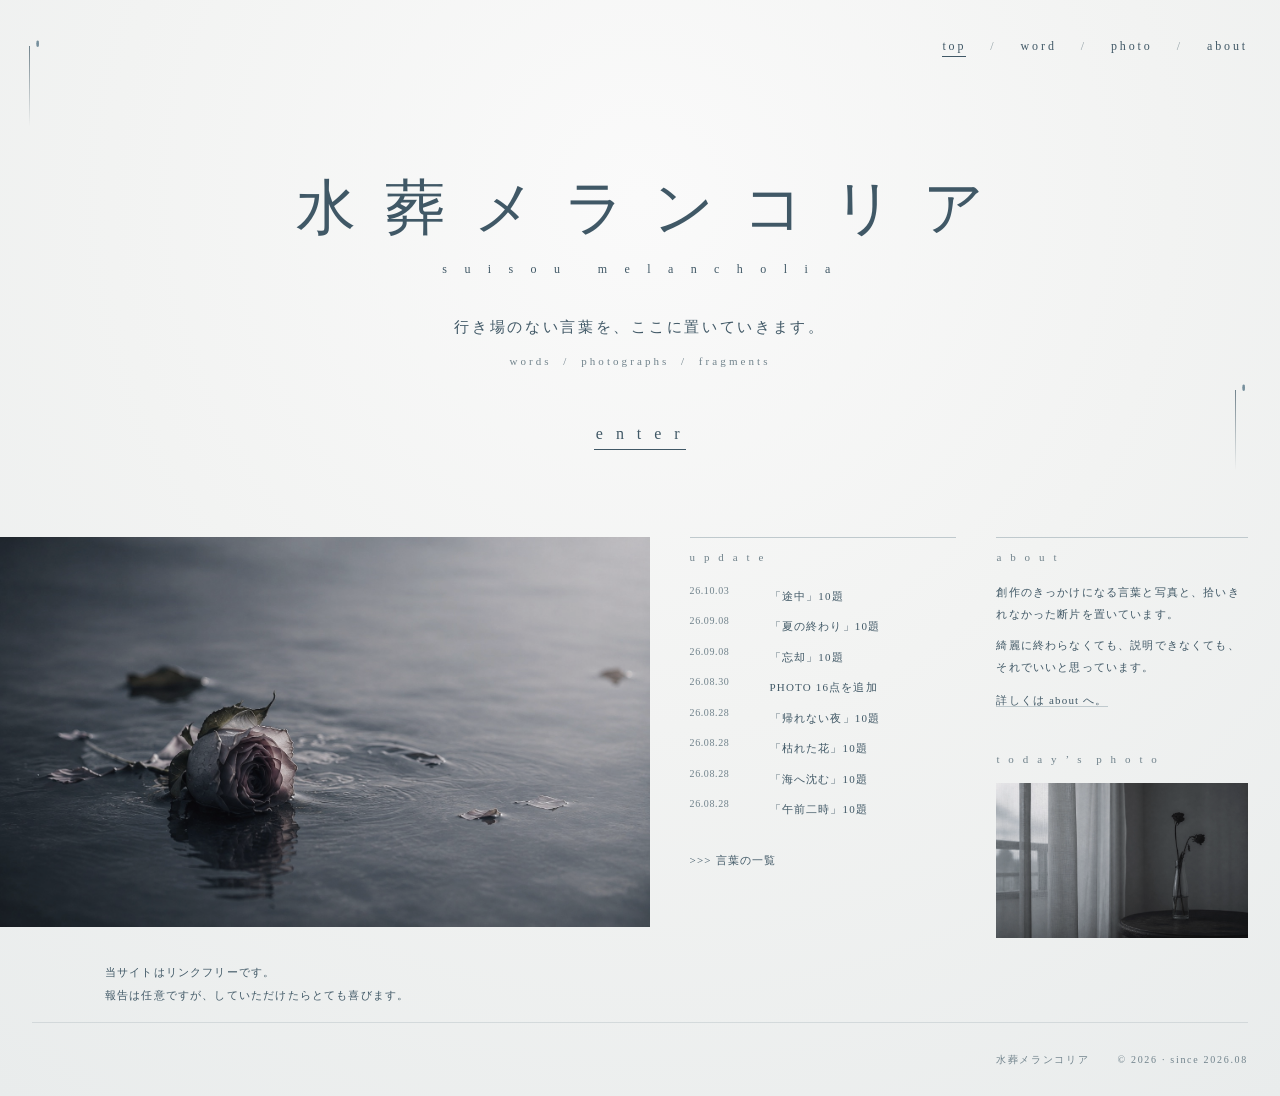
<file: index.html>
<!doctype html>
<html lang="ja">
<head>
  <meta charset="utf-8"><meta name="viewport" content="width=device-width, initial-scale=1">
  <meta name="description" content="行き場のない言葉を、ここに置いていきます。創作用お題と断片を置く個人サイト、水葬メランコリア。">
  <title>水葬メランコリア</title><link rel="stylesheet" href="./styles.css">
</head>
<body>
  <div class="edge-ornament ornament-left" aria-hidden="true"><span>・・・・・・</span></div>
  <div class="edge-ornament ornament-right" aria-hidden="true"><span>・・・・・・</span></div>
  <div class="page-shell home-page">
    <header class="site-header"><p class="site-mark">suisou melancholia</p><nav class="tiny-nav" aria-label="メインナビゲーション"><a class="is-current" href="./">top</a><i>/</i><a href="./word/">word</a><i>/</i><a href="./photo/">photo</a><i>/</i><a href="./about/">about</a></nav></header>
    <main>
      <section class="hero" aria-labelledby="site-title">
        <h1 id="site-title">水葬メランコリア</h1>
        <p class="roman-title">s u i s o u&nbsp;&nbsp;&nbsp;m e l a n c h o l i a</p>
        <p class="tagline">行き場のない言葉を、ここに置いていきます。</p>
        <p class="hero-kicker">words&nbsp;&nbsp;/&nbsp;&nbsp;photographs&nbsp;&nbsp;/&nbsp;&nbsp;fragments</p>
        <a class="quiet-link" href="./word/">e n t e r</a>
      </section>
      <section class="home-grid" aria-label="更新情報とサイト紹介">
        <figure class="visual-panel"><img src="./assets/surface-rose.jpg" alt="静かな水面に浮かぶ灰色の薔薇"></figure>
        <div class="update-panel ruled-block"><p class="section-label">u p d a t e</p><dl class="update-list">
          <div><dt>26.10.03</dt><dd><a href="./word/#tochuu">「途中」10題</a></dd></div>
          <div><dt>26.09.08</dt><dd><a href="./word/#natsu-no-owari">「夏の終わり」10題</a></dd></div>
          <div><dt>26.09.08</dt><dd><a href="./word/#boukyaku">「忘却」10題</a></dd></div>
          <div><dt>26.08.30</dt><dd><a href="./photo/">PHOTO 16点を追加</a></dd></div>
          <div><dt>26.08.28</dt><dd><a href="./word/#kaerenai-yoru">「帰れない夜」10題</a></dd></div>
          <div><dt>26.08.28</dt><dd><a href="./word/#kareta-hana">「枯れた花」10題</a></dd></div>
          <div><dt>26.08.28</dt><dd><a href="./word/#umi-e-shizumu">「海へ沈む」10題</a></dd></div>
          <div><dt>26.08.28</dt><dd><a href="./word/#gozen-niji">「午前二時」10題</a></dd></div>
        </dl><a class="archive-link" href="./word/">&gt;&gt;&gt; 言葉の一覧</a></div>
        <aside class="side-column">
          <div class="about-panel ruled-block"><p class="section-label">a b o u t</p><p>創作のきっかけになる言葉と写真と、拾いきれなかった断片を置いています。</p><p>綺麗に終わらなくても、説明できなくても、それでいいと思っています。</p><a href="./about/">詳しくは about へ。</a></div>
          <figure class="today-photo"><figcaption class="section-label">t o d a y ’ s&nbsp;&nbsp;p h o t o</figcaption><a href="./photo/"><img src="./assets/todays-photo.jpg" alt="薄明かりの窓辺に置かれた枯れ花"></a></figure>
        </aside>
      </section>
      <p class="free-note">当サイトはリンクフリーです。<br>報告は任意ですが、していただけたらとても喜びます。</p>
    </main>
    <footer class="site-footer"><span>水葬メランコリア</span><span>© 2026 · since 2026.08</span></footer>
  </div>
</body></html>
</file>
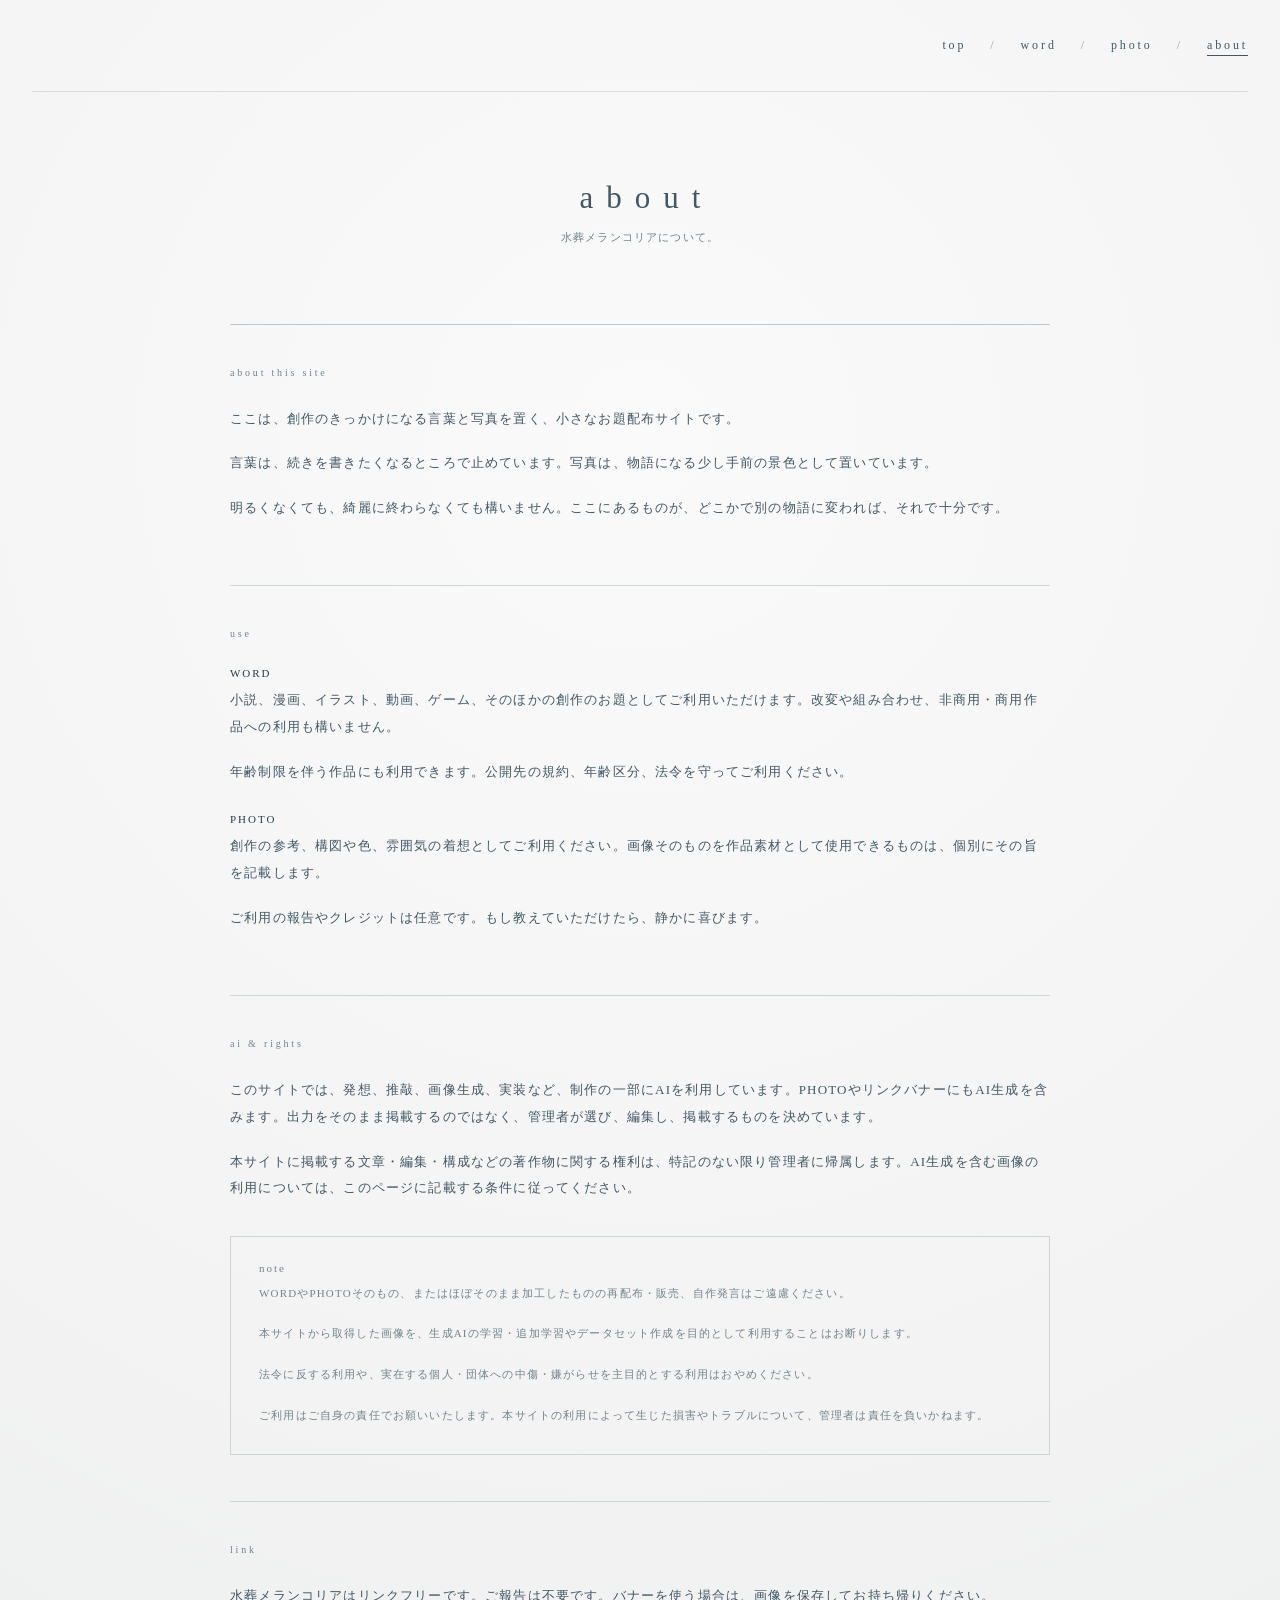
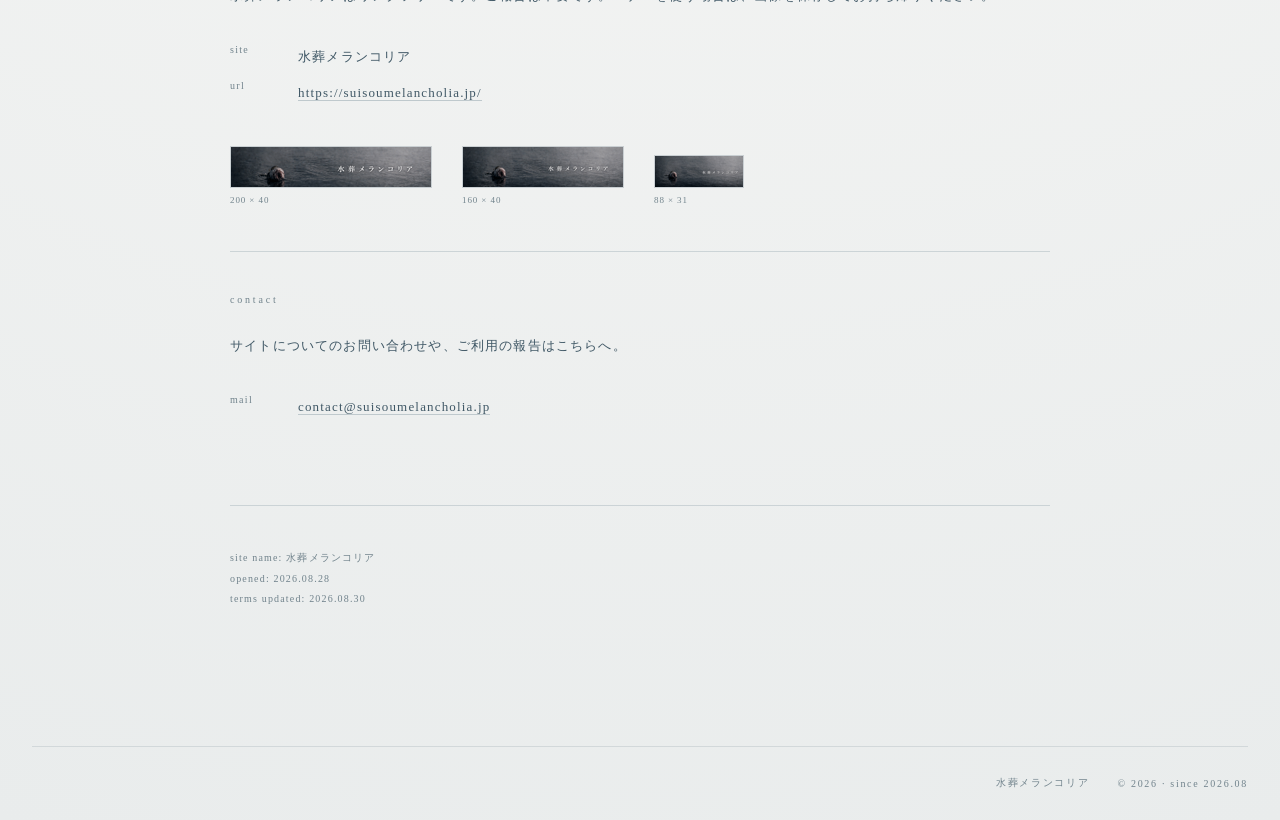
<file: about/index.html>
<!doctype html>
<html lang="ja">
<head>
<meta charset="utf-8">
<meta name="viewport" content="width=device-width,initial-scale=1">
<meta name="description" content="水葬メランコリアについて。">
<title>about｜水葬メランコリア</title>
<link rel="stylesheet" href="../styles.css">
<link rel="stylesheet" href="./about.css">
</head>
<body>
<div class="page-shell content-page">
<header class="site-header">
<p class="site-mark">suisou melancholia</p>
<nav class="tiny-nav" aria-label="メインナビゲーション">
<a href="../">top</a>
<i>/</i>
<a href="../word/">word</a>
<i>/</i>
<a href="../photo/">photo</a>
<i>/</i>
<a class="is-current" href="./">about</a>
</nav>
</header>
<main>
<header class="page-heading">
<h1>about</h1>
<p>水葬メランコリアについて。</p>
</header>
<div class="about-sections">
<section class="about-section" aria-labelledby="about-this-site">
<h2 id="about-this-site">about this site</h2>
<p>ここは、創作のきっかけになる言葉と写真を置く、小さなお題配布サイトです。</p>
<p>言葉は、続きを書きたくなるところで止めています。写真は、物語になる少し手前の景色として置いています。</p>
<p>明るくなくても、綺麗に終わらなくても構いません。ここにあるものが、どこかで別の物語に変われば、それで十分です。</p>
</section>

<section class="about-section" aria-labelledby="use">
<h2 id="use">use</h2>
<h3>WORD</h3>
<p>小説、漫画、イラスト、動画、ゲーム、そのほかの創作のお題としてご利用いただけます。改変や組み合わせ、非商用・商用作品への利用も構いません。</p>
<p>年齢制限を伴う作品にも利用できます。公開先の規約、年齢区分、法令を守ってご利用ください。</p>
<h3>PHOTO</h3>
<p>創作の参考、構図や色、雰囲気の着想としてご利用ください。画像そのものを作品素材として使用できるものは、個別にその旨を記載します。</p>
<p>ご利用の報告やクレジットは任意です。もし教えていただけたら、静かに喜びます。</p>
</section>

<section class="about-section" aria-labelledby="ai-rights">
<h2 id="ai-rights">ai &amp; rights</h2>
<p>このサイトでは、発想、推敲、画像生成、実装など、制作の一部にAIを利用しています。PHOTOやリンクバナーにもAI生成を含みます。出力をそのまま掲載するのではなく、管理者が選び、編集し、掲載するものを決めています。</p>
<p>本サイトに掲載する文章・編集・構成などの著作物に関する権利は、特記のない限り管理者に帰属します。AI生成を含む画像の利用については、このページに記載する条件に従ってください。</p>
<aside class="terms-note" aria-labelledby="terms-note">
<h3 id="terms-note">note</h3>
<p>WORDやPHOTOそのもの、またはほぼそのまま加工したものの再配布・販売、自作発言はご遠慮ください。</p>
<p>本サイトから取得した画像を、生成AIの学習・追加学習やデータセット作成を目的として利用することはお断りします。</p>
<p>法令に反する利用や、実在する個人・団体への中傷・嫌がらせを主目的とする利用はおやめください。</p>
<p>ご利用はご自身の責任でお願いいたします。本サイトの利用によって生じた損害やトラブルについて、管理者は責任を負いかねます。</p>
</aside>
</section>

<section class="about-section link-section" aria-labelledby="link">
<h2 id="link">link</h2>
<p>水葬メランコリアはリンクフリーです。ご報告は不要です。バナーを使う場合は、画像を保存してお持ち帰りください。</p>
<dl class="site-data">
<div><dt>site</dt><dd>水葬メランコリア</dd></div>
<div><dt>url</dt><dd><a href="https://suisoumelancholia.jp/">https://suisoumelancholia.jp/</a></dd></div>
</dl>
<div class="banner-options" aria-label="リンクバナー">
<figure><a href="../assets/suisou-melancholia-200x40.png" download><img src="../assets/suisou-melancholia-200x40.png" width="200" height="40" alt="水葬メランコリア リンクバナー 200×40"></a><figcaption>200 × 40</figcaption></figure>
<figure><a href="../assets/suisou-melancholia-160x40.png" download><img src="../assets/suisou-melancholia-160x40.png" width="160" height="40" alt="水葬メランコリア リンクバナー 160×40"></a><figcaption>160 × 40</figcaption></figure>
<figure><a href="../assets/suisou-melancholia-88x31.png" download><img src="../assets/suisou-melancholia-88x31.png" width="88" height="31" alt="水葬メランコリア リンクバナー 88×31"></a><figcaption>88 × 31</figcaption></figure>
</div>
</section>

<section class="about-section contact-section" id="contact" aria-labelledby="contact-heading">
<h2 id="contact-heading">contact</h2>
<p>サイトについてのお問い合わせや、ご利用の報告はこちらへ。</p>
<dl class="site-data contact-data">
<div><dt>mail</dt><dd><a class="contact-mail" href="mailto:contact@suisoumelancholia.jp">contact@<wbr>suisoumelancholia.jp</a></dd></div>
</dl>
</section>

<p class="about-meta">site name: 水葬メランコリア<br>opened: 2026.08.28<br>terms updated: 2026.08.30</p>
</div>
</main>
<footer class="site-footer">
<span>水葬メランコリア</span>
<span>© 2026 · since 2026.08</span>
</footer>
</div>
</body>
</html>
</file>
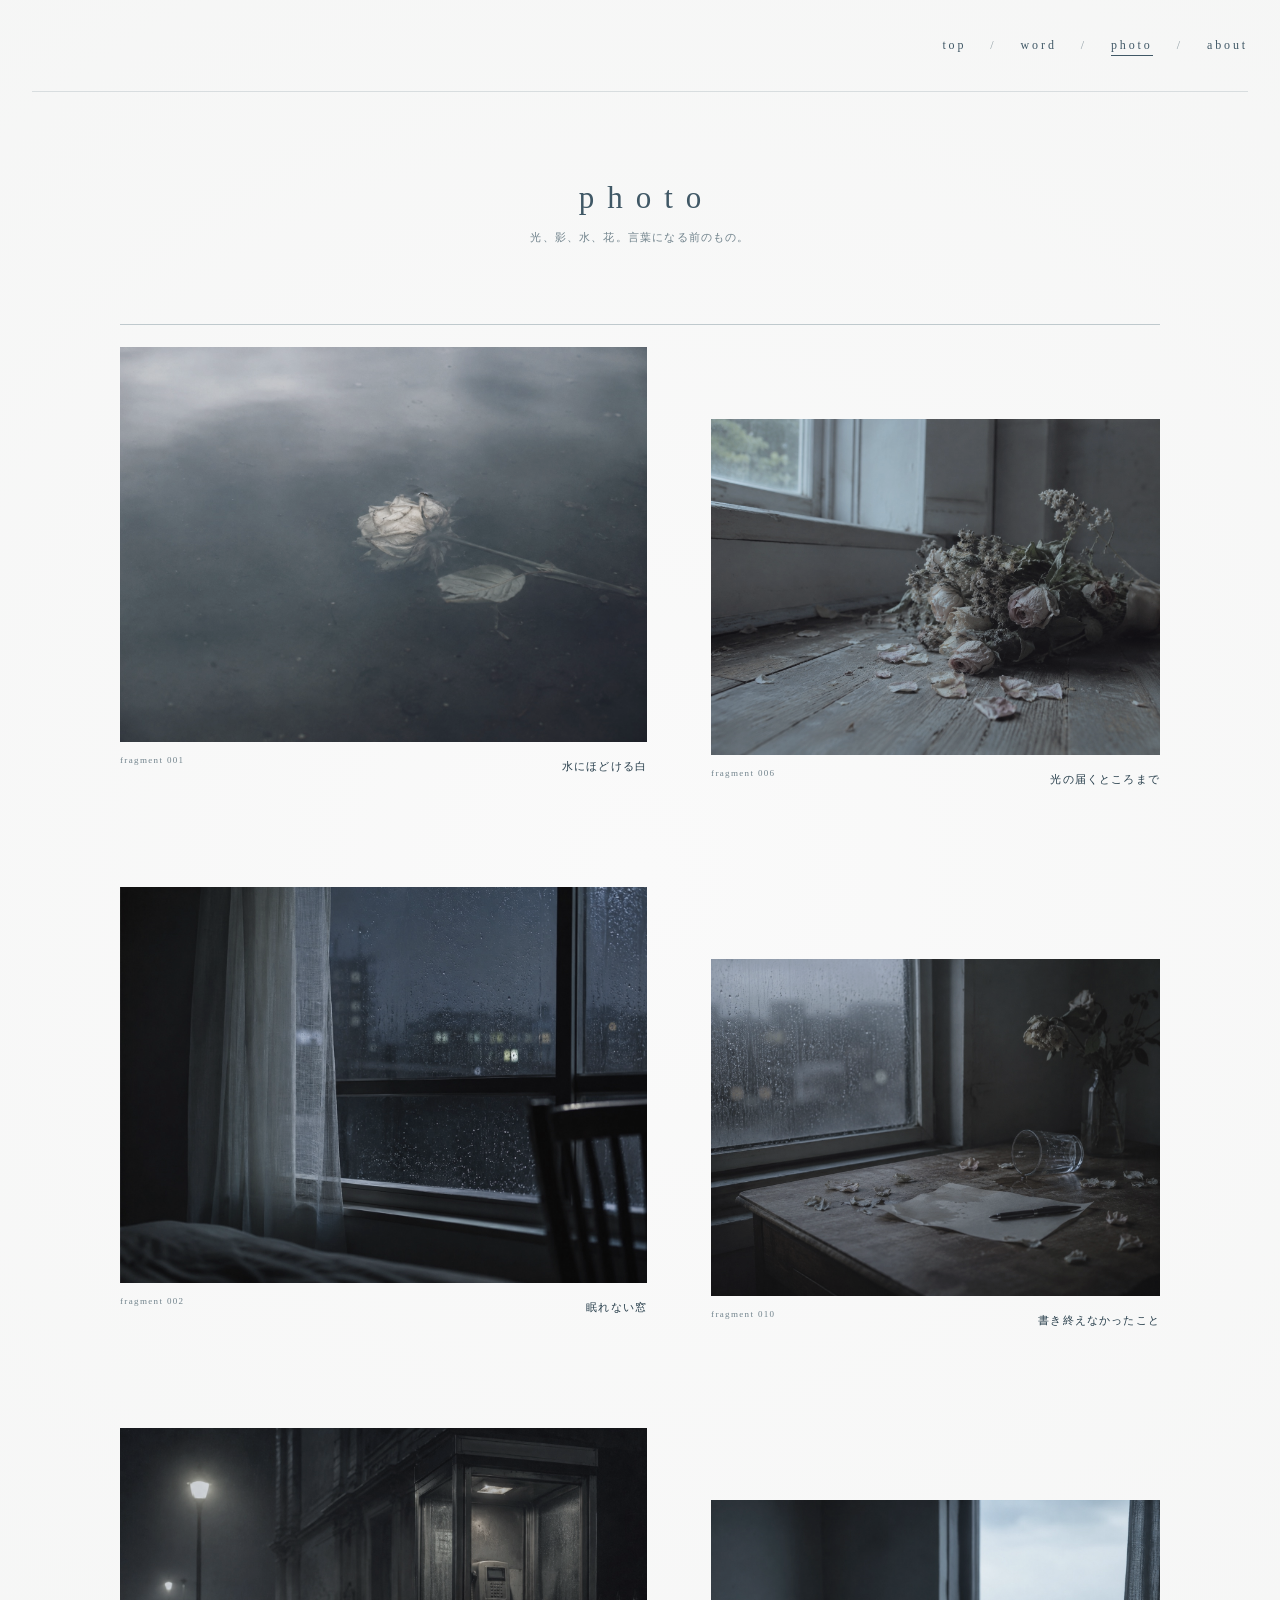
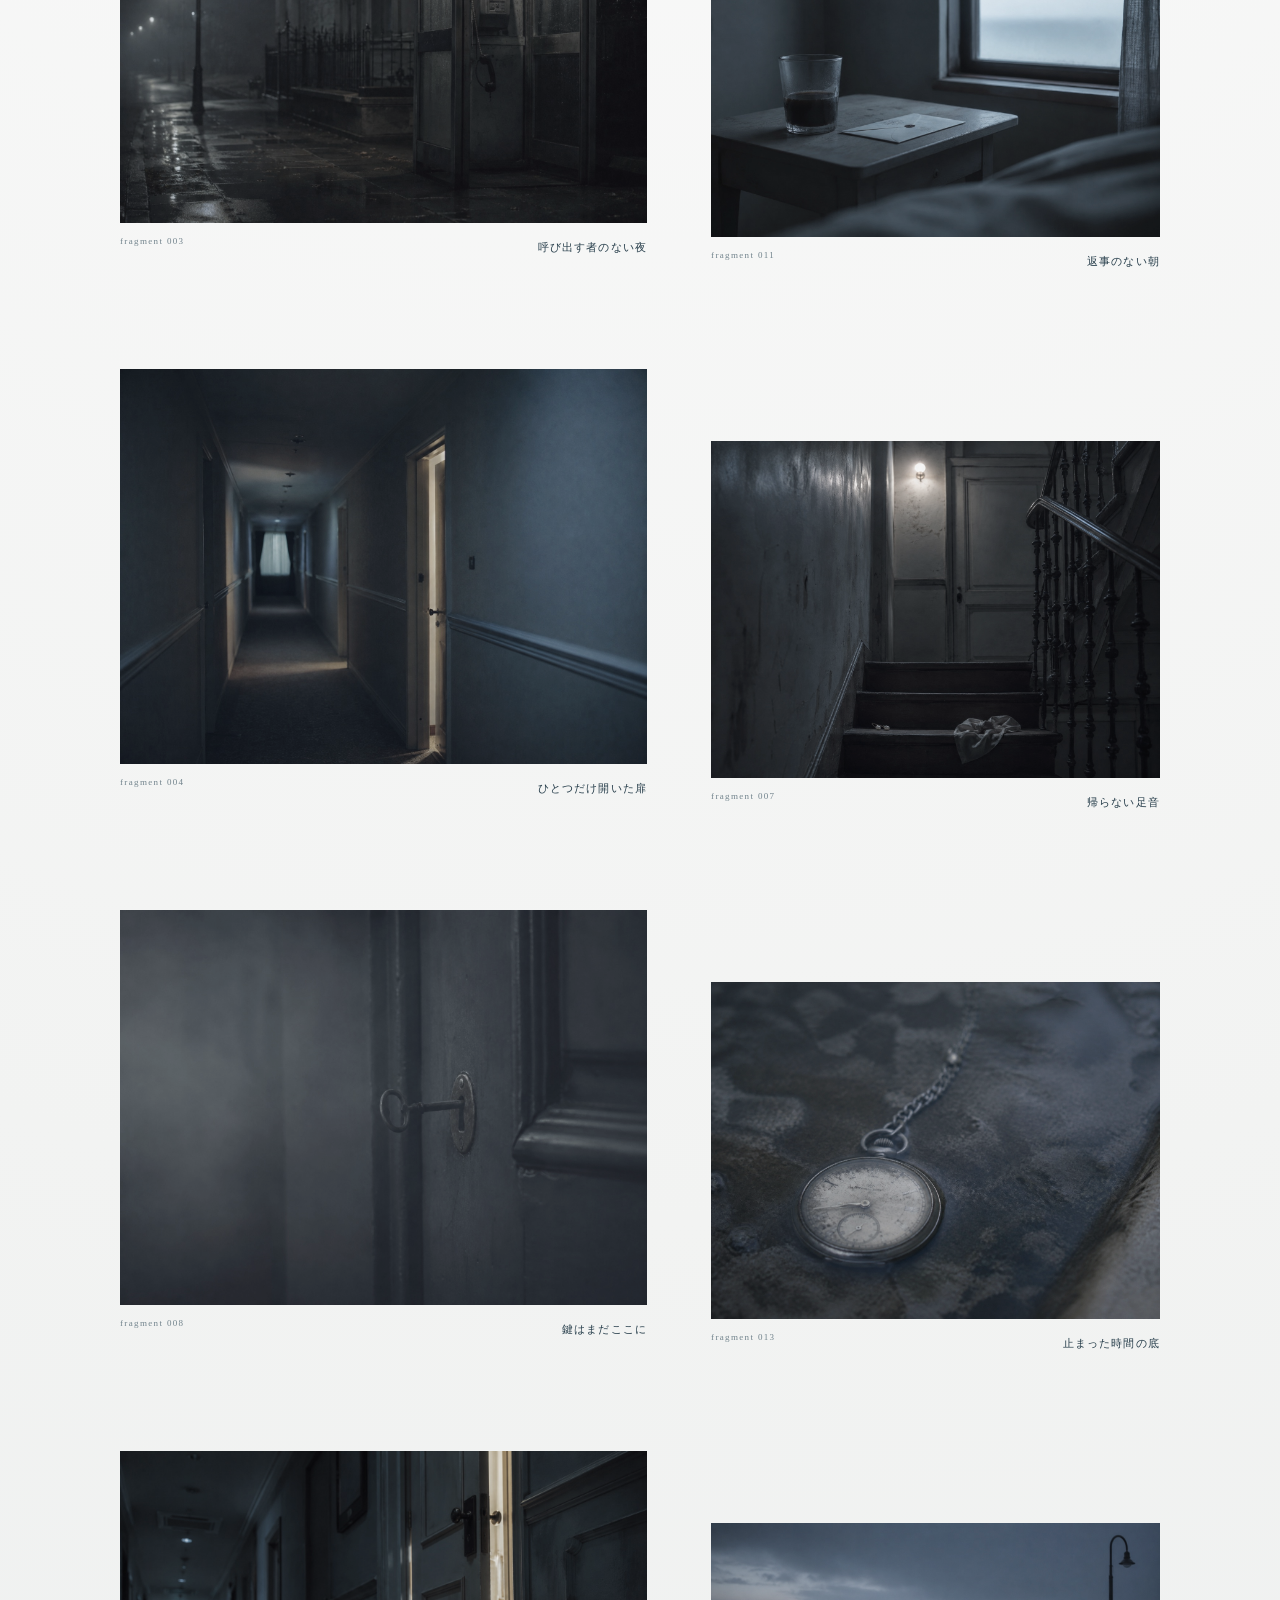
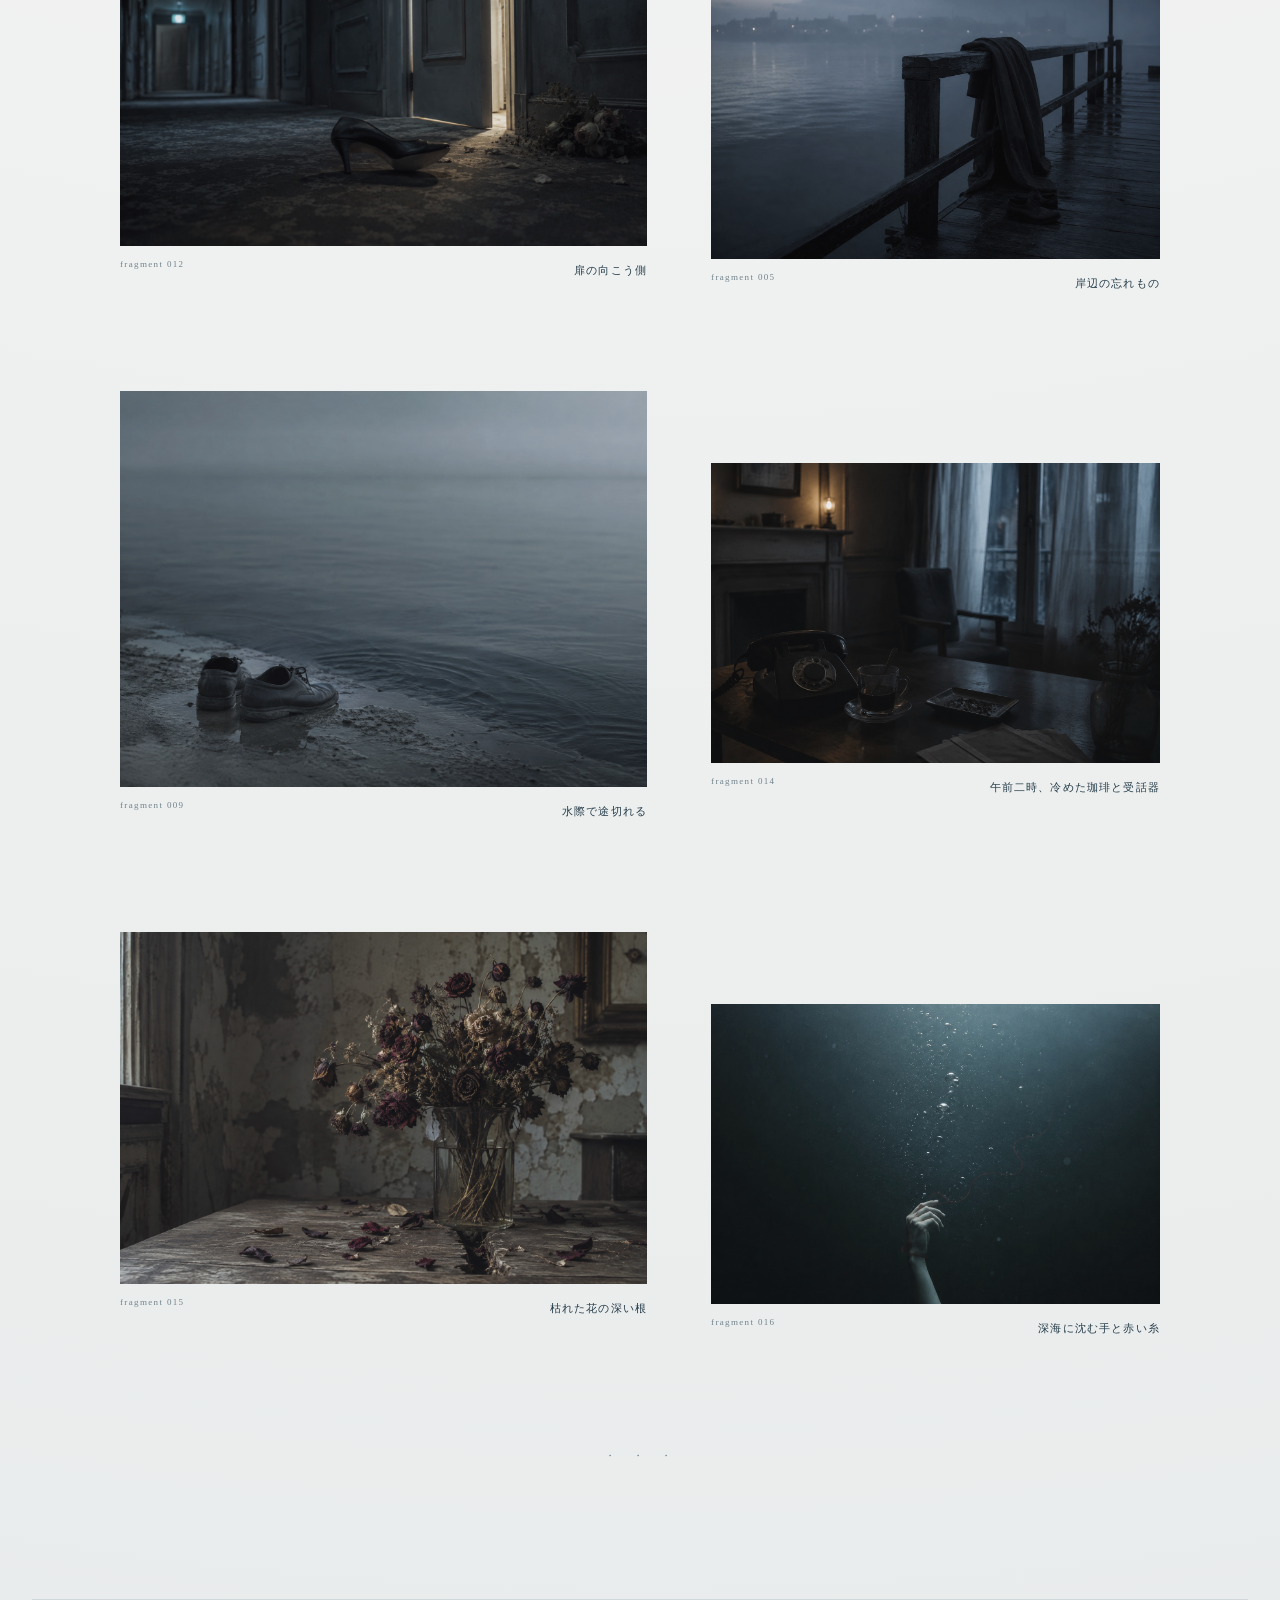
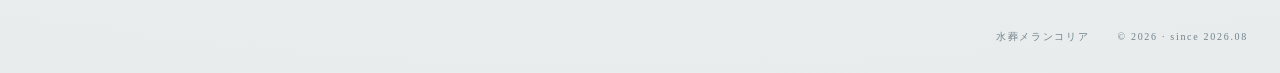
<file: photo/index.html>
<!doctype html>
<html lang="ja">
<head>
  <meta charset="utf-8"><meta name="viewport" content="width=device-width,initial-scale=1">
  <meta name="description" content="水葬メランコリアの写真アーカイブ。言葉になる前の、静かな風景と断片。">
  <title>photo｜水葬メランコリア</title><link rel="stylesheet" href="../styles.css"><link rel="stylesheet" href="./photo.css">
</head>
<body>
  <div class="page-shell content-page photo-page">
    <header class="site-header"><p class="site-mark">suisou melancholia</p><nav class="tiny-nav" aria-label="メインナビゲーション"><a href="../">top</a><i>/</i><a href="../word/">word</a><i>/</i><a class="is-current" href="./">photo</a><i>/</i><a href="../about/">about</a></nav></header>
    <main>
      <header class="page-heading"><h1>photo</h1><p>光、影、水、花。言葉になる前のもの。</p></header>
      <ol class="photo-gallery" aria-label="写真アーカイブ">
        <li class="photo-entry"><figure><a href="./images/001-faded-rose.jpg"><img src="./images/001-faded-rose.jpg" alt="青灰色の水に横たわる一輪の白い薔薇" width="1448" height="1086" loading="eager"></a><figcaption><span>fragment 001</span>水にほどける白</figcaption></figure></li>
        <li class="photo-entry"><figure><a href="./images/006-flowers-by-window.jpg"><img src="./images/006-flowers-by-window.jpg" alt="古い窓辺に崩れ落ちた花束" width="1448" height="1086" loading="lazy"></a><figcaption><span>fragment 006</span>光の届くところまで</figcaption></figure></li>
        <li class="photo-entry"><figure><a href="./images/002-rain-window.jpg"><img src="./images/002-rain-window.jpg" alt="雨粒のついた夜の窓と白いカーテン" width="1448" height="1086" loading="lazy"></a><figcaption><span>fragment 002</span>眠れない窓</figcaption></figure></li>
        <li class="photo-entry"><figure><a href="./images/010-unfinished-letter.jpg"><img src="./images/010-unfinished-letter.jpg" alt="雨の窓辺に残された手紙と倒れたグラス" width="1448" height="1086" loading="lazy"></a><figcaption><span>fragment 010</span>書き終えなかったこと</figcaption></figure></li>
        <li class="photo-entry"><figure><a href="./images/003-phone-booth.jpg"><img src="./images/003-phone-booth.jpg" alt="雨の夜道に残された古い電話ボックス" width="1448" height="1086" loading="lazy"></a><figcaption><span>fragment 003</span>呼び出す者のない夜</figcaption></figure></li>
        <li class="photo-entry"><figure><a href="./images/011-letter-and-coffee.jpg"><img src="./images/011-letter-and-coffee.jpg" alt="青い窓辺の机に置かれた冷めた珈琲と封書" width="1448" height="1086" loading="lazy"></a><figcaption><span>fragment 011</span>返事のない朝</figcaption></figure></li>
        <li class="photo-entry"><figure><a href="./images/004-lit-door.jpg"><img src="./images/004-lit-door.jpg" alt="暗い廊下で一つだけ明かりの漏れる扉" width="1448" height="1086" loading="lazy"></a><figcaption><span>fragment 004</span>ひとつだけ開いた扉</figcaption></figure></li>
        <li class="photo-entry"><figure><a href="./images/007-staircase.jpg"><img src="./images/007-staircase.jpg" alt="古い階段に落ちた布と小さな装身具" width="1448" height="1086" loading="lazy"></a><figcaption><span>fragment 007</span>帰らない足音</figcaption></figure></li>
        <li class="photo-entry"><figure><a href="./images/008-locked-door.jpg"><img src="./images/008-locked-door.jpg" alt="暗い木の扉に挿された古い鍵" width="1448" height="1086" loading="lazy"></a><figcaption><span>fragment 008</span>鍵はまだここに</figcaption></figure></li>
        <li class="photo-entry"><figure><a href="./images/013-submerged-watch.jpg"><img src="./images/013-submerged-watch.jpg" alt="浅い水の底に沈んだ古い銀色の懐中時計" width="1448" height="1086" loading="lazy"></a><figcaption><span>fragment 013</span>止まった時間の底</figcaption></figure></li>
        <li class="photo-entry"><figure><a href="./images/012-shoe-in-hallway.jpg"><img src="./images/012-shoe-in-hallway.jpg" alt="明かりの漏れる扉の前に残された片方の靴と花束" width="1448" height="1086" loading="lazy"></a><figcaption><span>fragment 012</span>扉の向こう側</figcaption></figure></li>
        <li class="photo-entry"><figure><a href="./images/005-coat-on-pier.jpg"><img src="./images/005-coat-on-pier.jpg" alt="雨の桟橋に残されたコートと靴" width="1448" height="1086" loading="lazy"></a><figcaption><span>fragment 005</span>岸辺の忘れもの</figcaption></figure></li>
        <li class="photo-entry"><figure><a href="./images/009-shoes-by-water.jpg"><img src="./images/009-shoes-by-water.jpg" alt="静かな水辺に揃えて残された黒い靴" width="1448" height="1086" loading="lazy"></a><figcaption><span>fragment 009</span>水際で途切れる</figcaption></figure></li>
        <li class="photo-entry"><figure><a href="./images/014-two-am-call.jpg"><img src="./images/014-two-am-call.jpg" alt="午前二時の部屋に置かれた黒電話と冷めた珈琲" width="1536" height="1024" loading="lazy"></a><figcaption><span>fragment 014</span>午前二時、冷めた珈琲と受話器</figcaption></figure></li>
        <li class="photo-entry"><figure><a href="./images/015-deep-roots.jpg"><img src="./images/015-deep-roots.jpg" alt="ひび割れた部屋で深く根を伸ばす枯れた花" width="1536" height="1024" loading="lazy"></a><figcaption><span>fragment 015</span>枯れた花の深い根</figcaption></figure></li>
        <li class="photo-entry"><figure><a href="./images/016-red-thread.jpg"><img src="./images/016-red-thread.jpg" alt="深い水の中で赤い糸を手繰る白い手" width="1536" height="1024" loading="lazy"></a><figcaption><span>fragment 016</span>深海に沈む手と赤い糸</figcaption></figure></li>
      </ol>
      <p class="photo-end" aria-hidden="true">・　・　・</p>
    </main>
    <footer class="site-footer"><span>水葬メランコリア</span><span>© 2026 · since 2026.08</span></footer>
  </div>
</body>
</html>
</file>
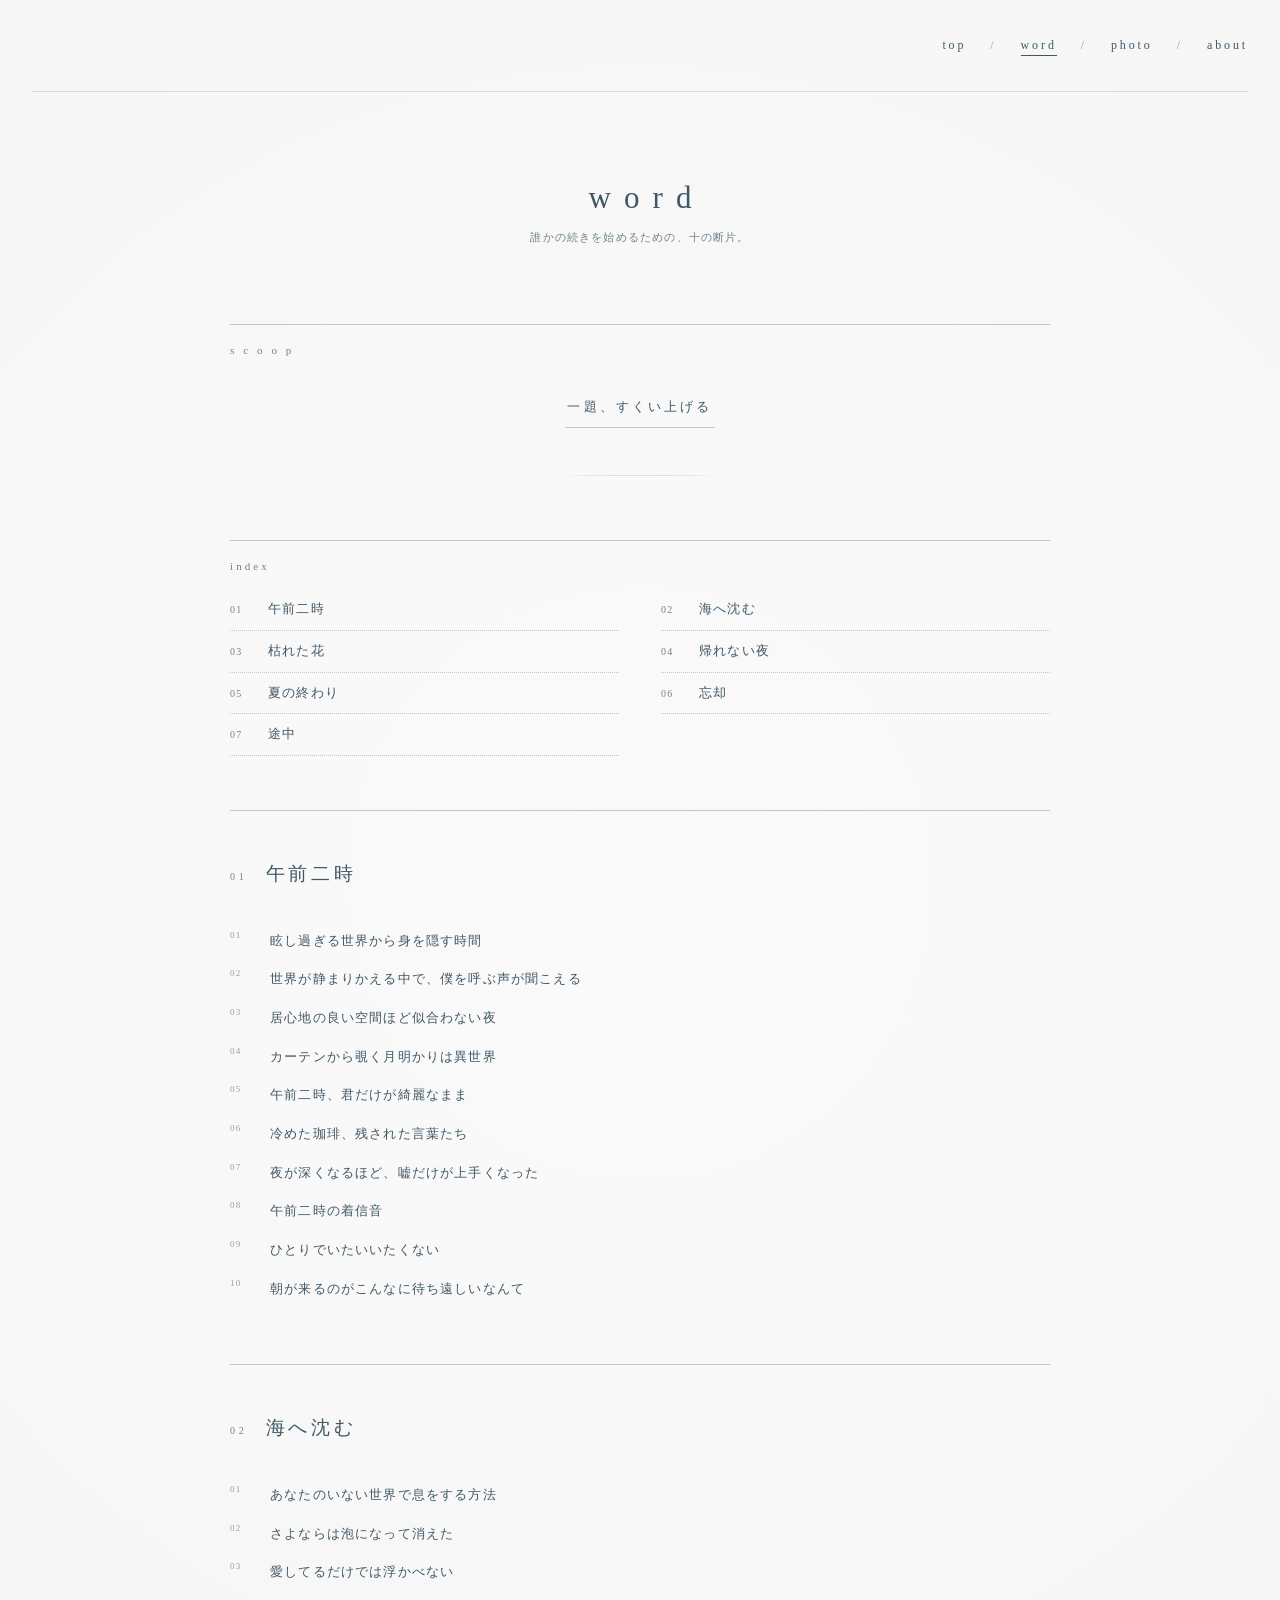
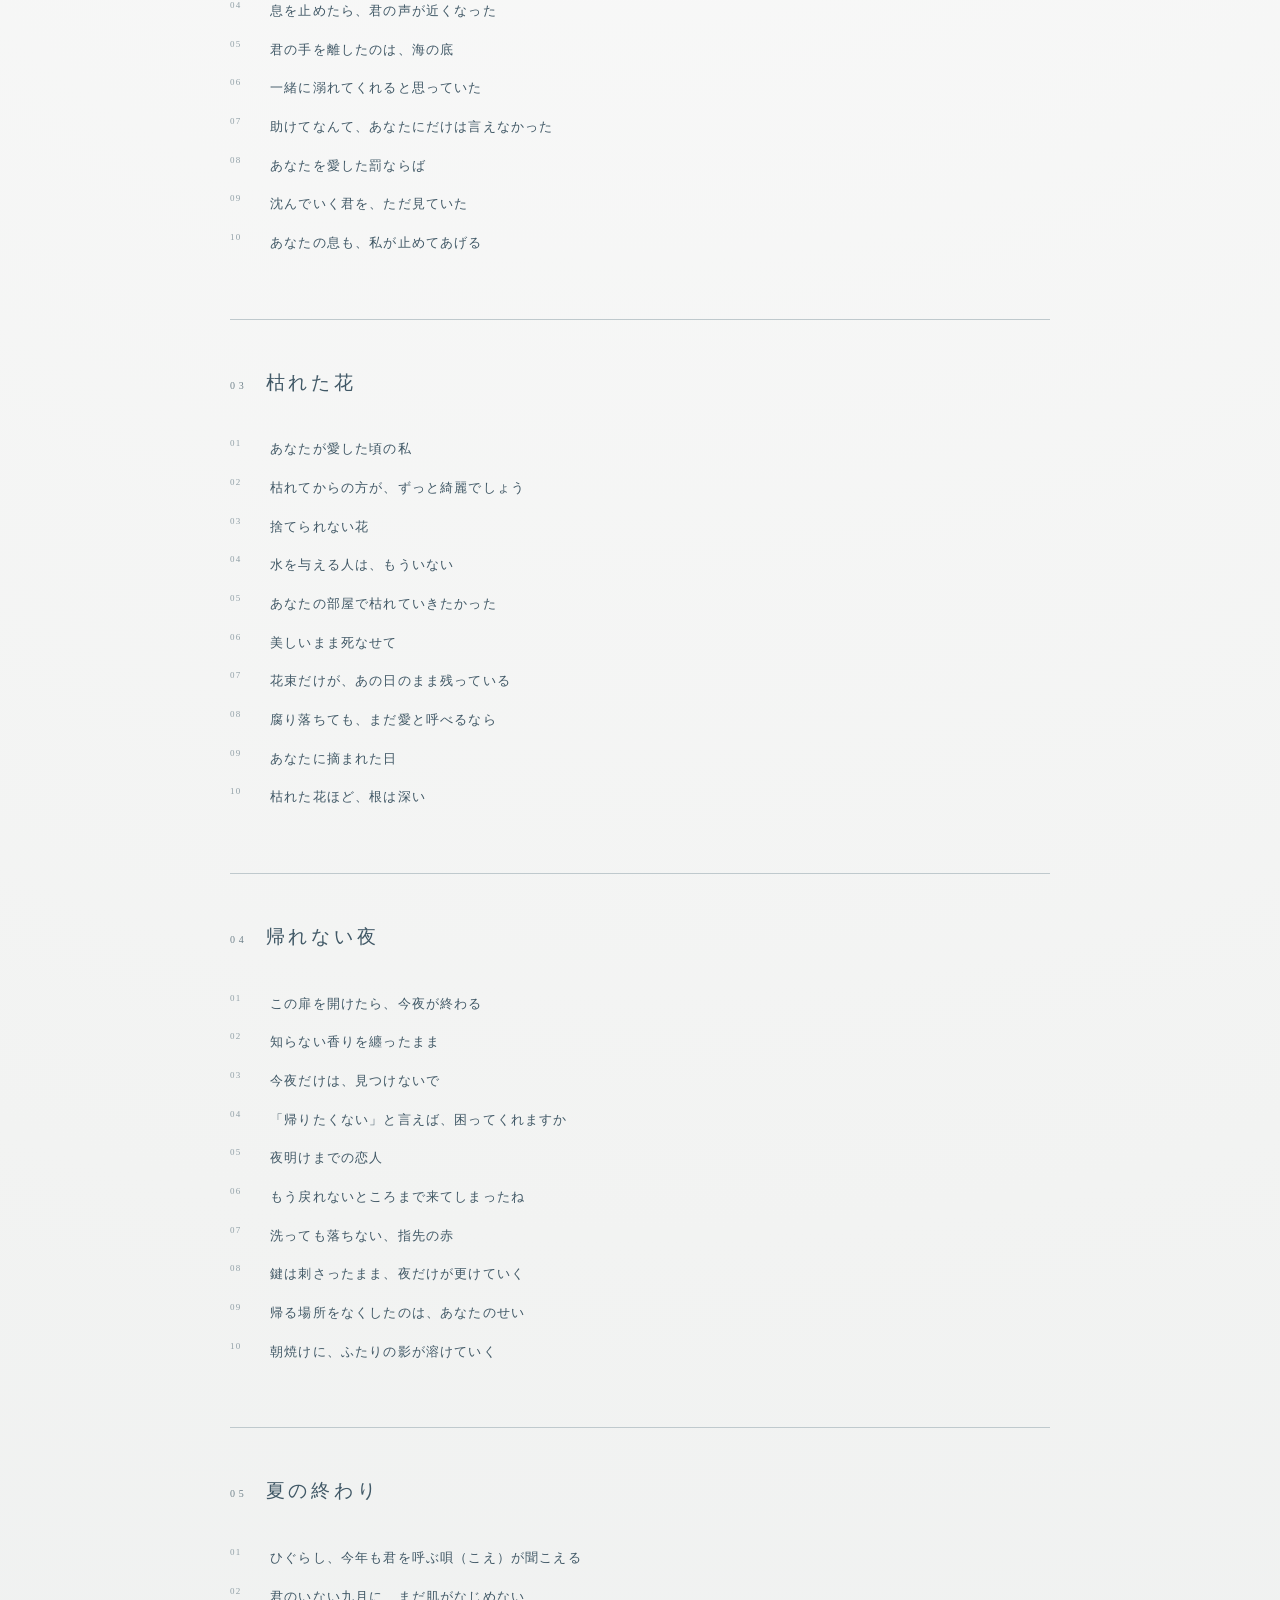
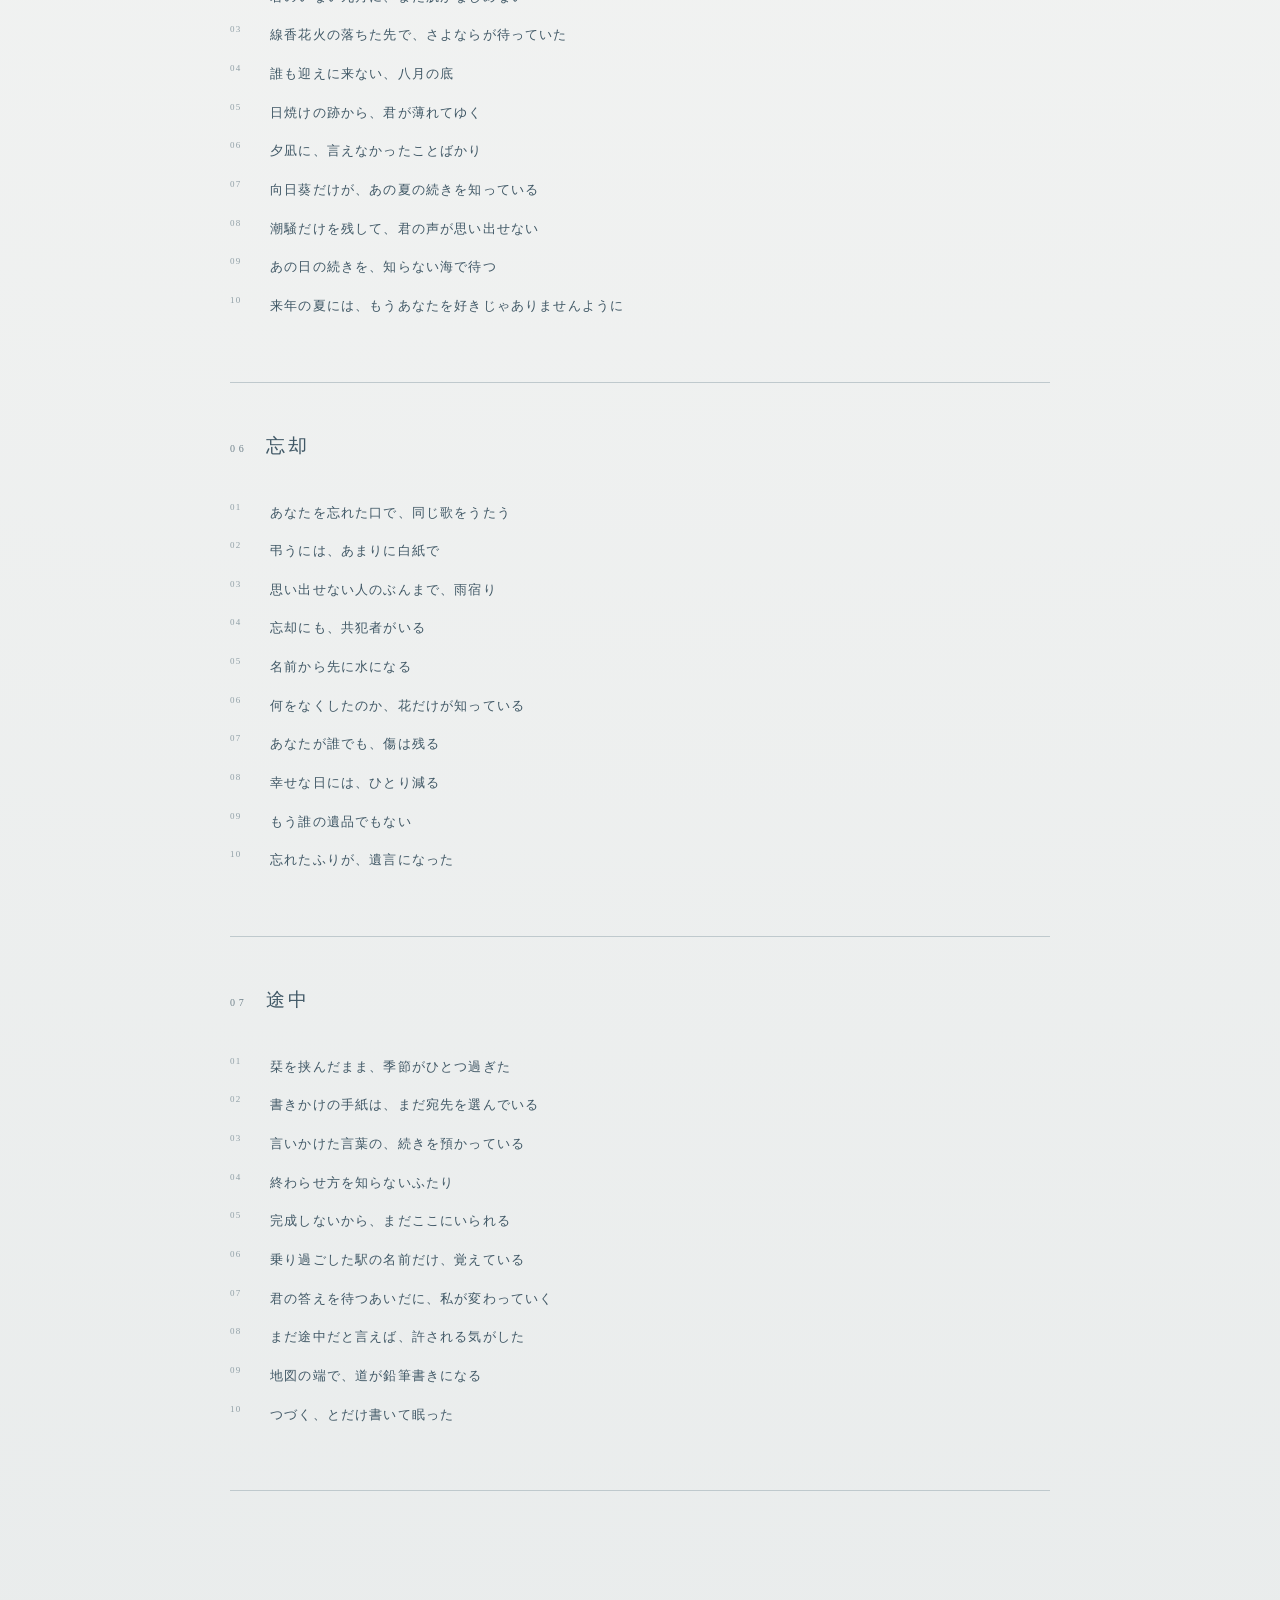
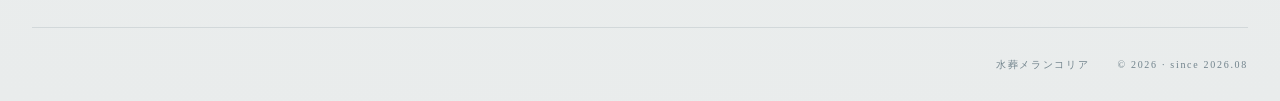
<file: word/index.html>
<!doctype html><html lang="ja"><head><meta charset="utf-8"><meta name="viewport" content="width=device-width,initial-scale=1"><meta name="description" content="水葬メランコリアの創作用お題。"><title>word｜水葬メランコリア</title><link rel="stylesheet" href="../styles.css"><link rel="stylesheet" href="./word.css"><script src="./scoop.js" defer></script></head>
<body><div class="page-shell content-page"><header class="site-header"><p class="site-mark">suisou melancholia</p><nav class="tiny-nav"><a href="../">top</a><i>/</i><a class="is-current" href="./">word</a><i>/</i><a href="../photo/">photo</a><i>/</i><a href="../about/">about</a></nav></header><main>
<header class="page-heading"><h1>word</h1><p>誰かの続きを始めるための、十の断片。</p></header>
<section class="scoop" id="scoop" aria-label="お題をひとつ引き上げる" hidden><p class="section-label">s c o o p</p><button type="button" class="scoop-trigger">一題、すくい上げる</button><div class="scoop-surface" aria-live="polite"><p class="scoop-line"></p><p class="scoop-from"></p></div><div class="scoop-actions" hidden><button type="button" data-act="again">もう一度、沈める</button><button type="button" data-act="copy">写す</button><a class="scoop-jump" href="#">この十題へ</a></div></section>
<nav class="series-index" aria-label="お題一覧"><p class="section-label">index</p><div class="series-index-links"><a href="#gozen-niji"><span>01</span>午前二時</a><a href="#umi-e-shizumu"><span>02</span>海へ沈む</a><a href="#kareta-hana"><span>03</span>枯れた花</a><a href="#kaerenai-yoru"><span>04</span>帰れない夜</a><a href="#natsu-no-owari"><span>05</span>夏の終わり</a><a href="#boukyaku"><span>06</span>忘却</a><a href="#tochuu"><span>07</span>途中</a></div></nav>
<section class="prompt-series" id="gozen-niji"><h2><span>01</span>午前二時</h2><ol class="prompt-list"><li>眩し過ぎる世界から身を隠す時間</li><li>世界が静まりかえる中で、僕を呼ぶ声が聞こえる</li><li>居心地の良い空間ほど似合わない夜</li><li>カーテンから覗く月明かりは異世界</li><li>午前二時、君だけが綺麗なまま</li><li>冷めた珈琲、残された言葉たち</li><li>夜が深くなるほど、嘘だけが上手くなった</li><li>午前二時の着信音</li><li>ひとりでいたいいたくない</li><li>朝が来るのがこんなに待ち遠しいなんて</li></ol></section>
<section class="prompt-series" id="umi-e-shizumu"><h2><span>02</span>海へ沈む</h2><ol class="prompt-list"><li>あなたのいない世界で息をする方法</li><li>さよならは泡になって消えた</li><li>愛してるだけでは浮かべない</li><li>息を止めたら、君の声が近くなった</li><li>君の手を離したのは、海の底</li><li>一緒に溺れてくれると思っていた</li><li>助けてなんて、あなたにだけは言えなかった</li><li>あなたを愛した罰ならば</li><li>沈んでいく君を、ただ見ていた</li><li>あなたの息も、私が止めてあげる</li></ol></section>
<section class="prompt-series" id="kareta-hana"><h2><span>03</span>枯れた花</h2><ol class="prompt-list"><li>あなたが愛した頃の私</li><li>枯れてからの方が、ずっと綺麗でしょう</li><li>捨てられない花</li><li>水を与える人は、もういない</li><li>あなたの部屋で枯れていきたかった</li><li>美しいまま死なせて</li><li>花束だけが、あの日のまま残っている</li><li>腐り落ちても、まだ愛と呼べるなら</li><li>あなたに摘まれた日</li><li>枯れた花ほど、根は深い</li></ol></section>
<section class="prompt-series" id="kaerenai-yoru"><h2><span>04</span>帰れない夜</h2><ol class="prompt-list"><li>この扉を開けたら、今夜が終わる</li><li>知らない香りを纏ったまま</li><li>今夜だけは、見つけないで</li><li>「帰りたくない」と言えば、困ってくれますか</li><li>夜明けまでの恋人</li><li>もう戻れないところまで来てしまったね</li><li>洗っても落ちない、指先の赤</li><li>鍵は刺さったまま、夜だけが更けていく</li><li>帰る場所をなくしたのは、あなたのせい</li><li>朝焼けに、ふたりの影が溶けていく</li></ol></section>
<section class="prompt-series" id="natsu-no-owari"><h2><span>05</span>夏の終わり</h2><ol class="prompt-list"><li>ひぐらし、今年も君を呼ぶ唄（こえ）が聞こえる</li><li>君のいない九月に、まだ肌がなじめない</li><li>線香花火の落ちた先で、さよならが待っていた</li><li>誰も迎えに来ない、八月の底</li><li>日焼けの跡から、君が薄れてゆく</li><li>夕凪に、言えなかったことばかり</li><li>向日葵だけが、あの夏の続きを知っている</li><li>潮騒だけを残して、君の声が思い出せない</li><li>あの日の続きを、知らない海で待つ</li><li>来年の夏には、もうあなたを好きじゃありませんように</li></ol></section>
<section class="prompt-series" id="boukyaku"><h2><span>06</span>忘却</h2><ol class="prompt-list"><li>あなたを忘れた口で、同じ歌をうたう</li><li>弔うには、あまりに白紙で</li><li>思い出せない人のぶんまで、雨宿り</li><li>忘却にも、共犯者がいる</li><li>名前から先に水になる</li><li>何をなくしたのか、花だけが知っている</li><li>あなたが誰でも、傷は残る</li><li>幸せな日には、ひとり減る</li><li>もう誰の遺品でもない</li><li>忘れたふりが、遺言になった</li></ol></section>
<section class="prompt-series" id="tochuu"><h2><span>07</span>途中</h2><ol class="prompt-list"><li>栞を挟んだまま、季節がひとつ過ぎた</li><li>書きかけの手紙は、まだ宛先を選んでいる</li><li>言いかけた言葉の、続きを預かっている</li><li>終わらせ方を知らないふたり</li><li>完成しないから、まだここにいられる</li><li>乗り過ごした駅の名前だけ、覚えている</li><li>君の答えを待つあいだに、私が変わっていく</li><li>まだ途中だと言えば、許される気がした</li><li>地図の端で、道が鉛筆書きになる</li><li>つづく、とだけ書いて眠った</li></ol></section>
</main><footer class="site-footer"><span>水葬メランコリア</span><span>© 2026 · since 2026.08</span></footer></div></body></html>
</file>
<file: styles.css>
:root{--paper:#f2f3f2;--ink:#405866;--ink-deep:#263d4a;--soft:#71838c;--line:#bfc9cd;--max:1280px}*{box-sizing:border-box}html{scroll-behavior:smooth}body{margin:0;background:radial-gradient(circle at 50% 18%,#fafafa 0,#f2f3f2 48%,#e9ecec 100%);color:var(--ink);font-family:"Hiragino Mincho ProN","Yu Mincho",YuMincho,"Noto Serif JP",serif;font-size:13px;line-height:2.05;letter-spacing:.09em;overflow-wrap:anywhere}a{color:inherit;text-decoration:none}a:hover{color:var(--ink-deep)}img{display:block;max-width:100%}.page-shell{width:min(calc(100% - 64px),var(--max));min-height:100vh;margin:auto}.site-header{height:92px;display:flex;align-items:center;justify-content:flex-end;font:12px Georgia,"Times New Roman",serif;letter-spacing:.24em}.site-mark{display:none}.tiny-nav{display:flex;align-items:center;gap:24px}.tiny-nav i{color:#94a1a7;font-style:normal}.tiny-nav a{position:relative;padding:3px 0}.tiny-nav a::after{content:"";position:absolute;left:0;right:100%;bottom:0;height:1px;background:var(--ink);transition:right .25s}.tiny-nav a:hover::after,.tiny-nav .is-current::after{right:0}.edge-ornament{position:fixed;z-index:2;color:#77909d;font:15px/1 Georgia,serif;letter-spacing:.05em;writing-mode:vertical-rl;pointer-events:none}.edge-ornament::after{content:"";display:block;width:1px;height:80px;margin:12px auto 0;background:linear-gradient(var(--soft),transparent)}.ornament-left{top:34px;left:29px}.ornament-right{top:42%;right:29px}.hero{min-height:445px;padding:70px 20px 86px;display:flex;flex-direction:column;align-items:center;justify-content:center;text-align:center}.hero h1{margin:0;font-weight:400;font-size:clamp(37px,4.7vw,65px);line-height:1.5;letter-spacing:.48em;text-indent:.48em}.roman-title{margin:9px 0 35px;font:12px Georgia,serif;letter-spacing:.6em}.tagline{margin:0 0 7px;font-size:15px;letter-spacing:.18em}.hero-kicker,.section-label{font-family:Georgia,serif;color:var(--soft);font-size:11px;letter-spacing:.28em}.hero-kicker{margin:0 0 49px}.quiet-link{position:relative;padding:3px 2px 7px;font:16px Georgia,serif;letter-spacing:.28em}.quiet-link::after{content:"";position:absolute;left:0;right:0;bottom:0;height:1px;background:var(--ink)}.home-grid{display:grid;grid-template-columns:minmax(0,1.62fr) minmax(260px,.7fr) minmax(250px,.66fr);gap:40px;align-items:start}.visual-panel{margin:0 0 0 calc((min(100vw - 64px,var(--max)) - 100vw)/2);height:390px;overflow:hidden}.visual-panel img{width:100%;height:100%;object-fit:cover;object-position:center 68%;filter:saturate(.82) contrast(.95)}.ruled-block{border-top:1px solid var(--line);padding-top:8px}.section-label{margin:0 0 12px}.update-list{margin:0}.update-list div{display:grid;grid-template-columns:68px 1fr;gap:12px;padding:4px 0}.update-list dt{font:10px Georgia,serif;color:var(--soft);letter-spacing:.06em}.update-list dd{margin:0;font-size:11px}.archive-link{display:inline-block;margin-top:24px;font-size:11px}.about-panel p:not(.section-label){margin:0 0 8px;font-size:11px}.about-panel a{font-size:11px;border-bottom:1px solid var(--line)}.today-photo{margin:35px 0 0}.today-photo img{width:100%;aspect-ratio:1.62/1;object-fit:cover;filter:saturate(.7) contrast(.95)}.free-note{margin:23px 0 0 6%;font-size:11px}.site-footer{min-height:74px;margin-top:16px;border-top:1px solid rgba(191,201,205,.55);display:flex;justify-content:flex-end;align-items:center;gap:28px;color:var(--soft);font:10px Georgia,serif;letter-spacing:.17em}.content-page main{width:min(100%,820px);margin:auto;padding:88px 0 120px}.content-page .site-header{border-bottom:1px solid rgba(191,201,205,.55)}.page-heading{text-align:center;margin-bottom:75px}.page-heading h1{margin:0;font:400 31px Georgia,"Yu Mincho",serif;letter-spacing:.42em;text-indent:.42em}.page-heading p{margin-top:10px;color:var(--soft);font-size:11px}.series-index{border-top:1px solid var(--line);padding:14px 0 54px}.series-index-links{display:grid;grid-template-columns:repeat(2,minmax(0,1fr));gap:0 42px}.series-index-links a{padding:7px 0;border-bottom:1px dotted var(--line)}.series-index-links span{display:inline-block;width:38px;color:var(--soft);font:10px Georgia,serif}.prompt-series{padding:44px 0 56px;border-top:1px solid var(--line);scroll-margin-top:28px}.prompt-series:last-child{border-bottom:1px solid var(--line)}.prompt-series h2{margin:0 0 28px;font-weight:400;font-size:19px;letter-spacing:.2em}.prompt-series h2 span{margin-right:18px;color:var(--soft);font:10px Georgia,serif}.prompt-list{margin:0;padding:0;list-style:none;counter-reset:prompts}.prompt-list li{counter-increment:prompts;position:relative;padding:6px 0 6px 40px}.prompt-list li::before{content:counter(prompts,decimal-leading-zero);position:absolute;left:0;top:8px;color:#91a0a7;font:9px Georgia,serif}.photo-placeholder,.prose{border-top:1px solid var(--line);padding-top:22px}.photo-placeholder img{width:100%;max-height:520px;object-fit:cover;filter:saturate(.72) contrast(.92)}.photo-note{margin:18px 0 0;color:var(--soft);font-size:11px}.prose{padding-top:36px}.prose p{margin:0 0 23px}.prose .small{color:var(--soft);font-size:11px}@media(max-width:900px){.home-grid{grid-template-columns:1.3fr 1fr}.side-column{grid-column:2}.visual-panel{grid-row:1 / span 2;height:430px}.update-panel{grid-column:2}.free-note{margin-left:0}}@media(max-width:700px){body{font-size:13px;line-height:1.9}.page-shell{width:calc(100% - 38px)}.edge-ornament{display:none}.site-header{height:auto;padding:25px 0 18px;justify-content:center}.tiny-nav{gap:13px;font-size:10px;letter-spacing:.15em}.hero{min-height:410px;padding:64px 4px 66px}.hero h1{font-size:clamp(27px,8vw,35px);letter-spacing:.21em;text-indent:.21em}.roman-title{font-size:9px;letter-spacing:.28em;margin-bottom:29px}.tagline{font-size:11px;letter-spacing:.09em}.hero-kicker{font-size:9px;letter-spacing:.13em;margin-bottom:39px}.home-grid{display:flex;flex-direction:column;gap:34px}.visual-panel{order:1;width:calc(100% + 38px);height:auto;aspect-ratio:16/9;margin-left:-19px}.update-panel{order:2;width:100%}.side-column{order:3;width:100%;display:grid;grid-template-columns:1fr 1fr;gap:24px}.today-photo{margin:0}.free-note{margin-top:34px}.content-page main{width:100%;padding:60px 0 90px}.page-heading{margin-bottom:48px}.page-heading h1{font-size:25px}.series-index-links{grid-template-columns:1fr}.site-footer{justify-content:space-between}}@media(max-width:460px){.tiny-nav i{display:none}.side-column{grid-template-columns:1fr}.today-photo{margin-top:8px}.update-list div{grid-template-columns:64px 1fr}.hero h1{font-size:26px}.free-note{font-size:10px}}
</file>
<file: about/about.css>
.about-sections {
  border-top: 1px solid var(--line);
}

.about-section {
  padding: 42px 0 46px;
  border-bottom: 1px solid rgba(191, 201, 205, .72);
}

.about-section h2,
.about-section h3 {
  font-weight: 400;
}

.about-section h2 {
  margin: 0 0 28px;
  color: var(--soft);
  font: 10px Georgia, serif;
  letter-spacing: .28em;
}

.about-section h3 {
  margin: 28px 0 8px;
  color: var(--ink-deep);
  font: 11px Georgia, "Yu Mincho", serif;
  letter-spacing: .18em;
}

.about-section p {
  margin: 0 0 18px;
}

.terms-note {
  margin-top: 34px;
  padding: 25px 28px 10px;
  border: 1px solid rgba(191, 201, 205, .72);
  color: var(--soft);
  font-size: 11px;
}

.terms-note h3 {
  margin-top: 0;
  color: var(--soft);
}

.site-data {
  margin: 29px 0 34px;
}

.site-data div {
  display: grid;
  grid-template-columns: 54px 1fr;
  gap: 14px;
  padding: 5px 0;
}

.site-data dt {
  color: var(--soft);
  font: 10px Georgia, serif;
  letter-spacing: .13em;
}

.site-data dd {
  margin: 0;
}

.site-data a {
  border-bottom: 1px solid var(--line);
}

.banner-options {
  display: flex;
  flex-wrap: wrap;
  align-items: flex-end;
  gap: 30px;
}

.banner-options figure {
  margin: 0;
}

.banner-options a {
  display: block;
  width: fit-content;
  border: 1px solid rgba(64, 88, 102, .22);
}

.banner-options img {
  width: auto;
  max-width: 100%;
}

.banner-options figcaption {
  margin-top: 7px;
  color: var(--soft);
  font: 9px Georgia, serif;
  letter-spacing: .1em;
}

.contact-section {
  scroll-margin-top: 28px;
}

.contact-data dd {
  min-width: 0;
}

.contact-mail {
  position: relative;
}

.contact-mail::after {
  content: "";
  position: absolute;
  inset: -16px 0;
}

.contact-mail:focus-visible {
  outline: 2px solid var(--ink);
  outline-offset: 4px;
}

.about-meta {
  margin: 42px 0 0;
  color: var(--soft);
  font-size: 10px;
}

@media (max-width: 460px) {
  .about-section {
    padding: 35px 0 39px;
  }

  .terms-note {
    padding: 21px 20px 7px;
  }

  .banner-options {
    gap: 24px 18px;
  }
}
</file>
<file: photo/photo.css>
.photo-page main {
  width: min(100%, 1040px);
}

.photo-gallery {
  display: grid;
  grid-template-columns: minmax(0, 1.08fr) minmax(0, .92fr);
  gap: 110px 64px;
  margin: 0;
  padding: 22px 0 30px;
  border-top: 1px solid var(--line);
  list-style: none;
}

.photo-entry {
  min-width: 0;
}

.photo-entry:nth-child(even) {
  transform: translateY(72px);
}

.photo-entry figure {
  margin: 0;
}

.photo-entry a {
  display: block;
  overflow: hidden;
  background: #dfe4e5;
}

.photo-entry img {
  width: 100%;
  height: auto;
  filter: saturate(.72) contrast(.94);
  transition: transform .7s ease, filter .7s ease;
}

.photo-entry a:hover img {
  transform: scale(1.015);
  filter: saturate(.84) contrast(.98);
}

.photo-entry figcaption {
  display: flex;
  justify-content: space-between;
  gap: 18px;
  margin-top: 13px;
  color: var(--ink-deep);
  font-size: 11px;
}

.photo-entry figcaption span {
  flex: none;
  color: var(--soft);
  font: 9px Georgia, serif;
  letter-spacing: .15em;
}

.photo-end {
  margin: 100px 0 0;
  text-align: center;
  color: var(--soft);
  font: 10px Georgia, serif;
  letter-spacing: .4em;
}

@media (max-width: 900px) {
  .photo-gallery {
    gap: 88px 36px;
  }
}

@media (max-width: 700px) {
  .photo-gallery {
    display: block;
    padding-top: 18px;
  }

  .photo-entry,
  .photo-entry:nth-child(even) {
    transform: none;
    margin-bottom: 68px;
  }

  .photo-entry:nth-child(3n+2) {
    width: 88%;
    margin-left: auto;
  }

  .photo-entry:nth-child(3n) {
    width: 92%;
  }

  .photo-entry figcaption {
    margin-top: 11px;
  }

  .photo-end {
    margin-top: 10px;
  }
}

@media (max-width: 460px) {
  .photo-entry figcaption {
    display: block;
  }

  .photo-entry figcaption span {
    display: block;
    margin-bottom: 3px;
  }
}

@media (prefers-reduced-motion: reduce) {
  .photo-entry img {
    transition: none;
  }
}
</file>
<file: word/word.css>
/* scoop — 沈んだお題を、一題だけ水面へ引き上げる */

.scoop {
  margin: 0 0 64px;
  padding: 14px 0 0;
  border-top: 1px solid var(--line);
  text-align: center;
}

.scoop .section-label {
  text-align: left;
}

.scoop button {
  padding: 0;
  border: 0;
  background: none;
  color: inherit;
  font: inherit;
  letter-spacing: inherit;
  cursor: pointer;
}

.scoop-trigger {
  position: relative;
  margin: 18px 0 6px;
  padding: 3px 2px 7px !important;
  font-size: 13px !important;
  letter-spacing: .24em !important;
}

.scoop-trigger::after {
  content: "";
  position: absolute;
  left: 0;
  right: 0;
  bottom: 0;
  height: 1px;
  background: var(--line);
  transition: background .4s;
}

.scoop-trigger:hover::after,
.scoop-trigger:focus-visible::after {
  background: var(--ink);
}

.scoop button:focus-visible,
.scoop a:focus-visible {
  outline: 1px dotted var(--ink);
  outline-offset: 4px;
}

/* 水面：結果が浮かぶ場所 */
.scoop-surface {
  position: relative;
  min-height: 18px;
  margin: 10px auto 0;
  max-width: 560px;
  display: flex;
  flex-direction: column;
  align-items: center;
  justify-content: center;
}

.scoop-surface::before {
  content: "";
  position: absolute;
  left: 8%;
  right: 8%;
  bottom: 0;
  height: 1px;
  background: linear-gradient(90deg, transparent, var(--line) 30%, var(--line) 70%, transparent);
  transform: scaleX(.35);
  opacity: .5;
  transition: transform 1.4s ease, opacity 1.4s ease;
}

.scoop.has-risen .scoop-surface {
  min-height: 132px;
  margin-top: 26px;
}

.scoop-surface.is-risen::before {
  transform: scaleX(1);
  opacity: 1;
}

.scoop-line {
  margin: 0;
  color: var(--ink-deep);
  font-size: 17px;
  line-height: 2;
  letter-spacing: .16em;
  opacity: 0;
  filter: blur(6px);
  transform: translateY(16px);
}

.scoop-from {
  margin: 10px 0 22px;
  color: var(--soft);
  font: 10px Georgia, "Yu Mincho", serif;
  letter-spacing: .22em;
  opacity: 0;
  transition: opacity 1.2s ease .9s;
}

.scoop-surface.is-risen .scoop-line {
  animation: scoop-rise 1.6s cubic-bezier(.2, .7, .2, 1) forwards;
}

.scoop-surface.is-risen .scoop-from {
  opacity: 1;
}

.scoop-surface.is-sinking .scoop-line {
  animation: scoop-sink .7s ease-in forwards;
}

.scoop-surface.is-sinking .scoop-from {
  opacity: 0;
  transition-delay: 0s;
}

@keyframes scoop-rise {
  0% { opacity: 0; filter: blur(6px); transform: translateY(16px); }
  60% { opacity: .85; filter: blur(.6px); }
  100% { opacity: 1; filter: blur(0); transform: translateY(0); }
}

@keyframes scoop-sink {
  0% { opacity: 1; filter: blur(0); transform: translateY(0); }
  100% { opacity: 0; filter: blur(5px); transform: translateY(14px); }
}

.scoop-actions {
  display: flex;
  justify-content: center;
  flex-wrap: wrap;
  gap: 8px 28px;
  margin-top: 18px;
  color: var(--soft);
  font-size: 11px;
}

.scoop-actions[hidden] {
  display: none;
}

.scoop-actions button:hover,
.scoop-actions a:hover {
  color: var(--ink-deep);
}

@media (prefers-reduced-motion: reduce) {
  .scoop-surface::before,
  .scoop-from {
    transition: none;
  }

  .scoop-surface.is-risen .scoop-line,
  .scoop-surface.is-sinking .scoop-line {
    animation: none;
    filter: none;
    transform: none;
  }

  .scoop-surface.is-risen .scoop-line {
    opacity: 1;
  }
}

@media (max-width: 700px) {
  .scoop {
    margin-bottom: 48px;
  }

  .scoop.has-risen .scoop-surface {
    min-height: 120px;
  }

  .scoop-line {
    font-size: 15px;
    letter-spacing: .1em;
  }
}
</file>
